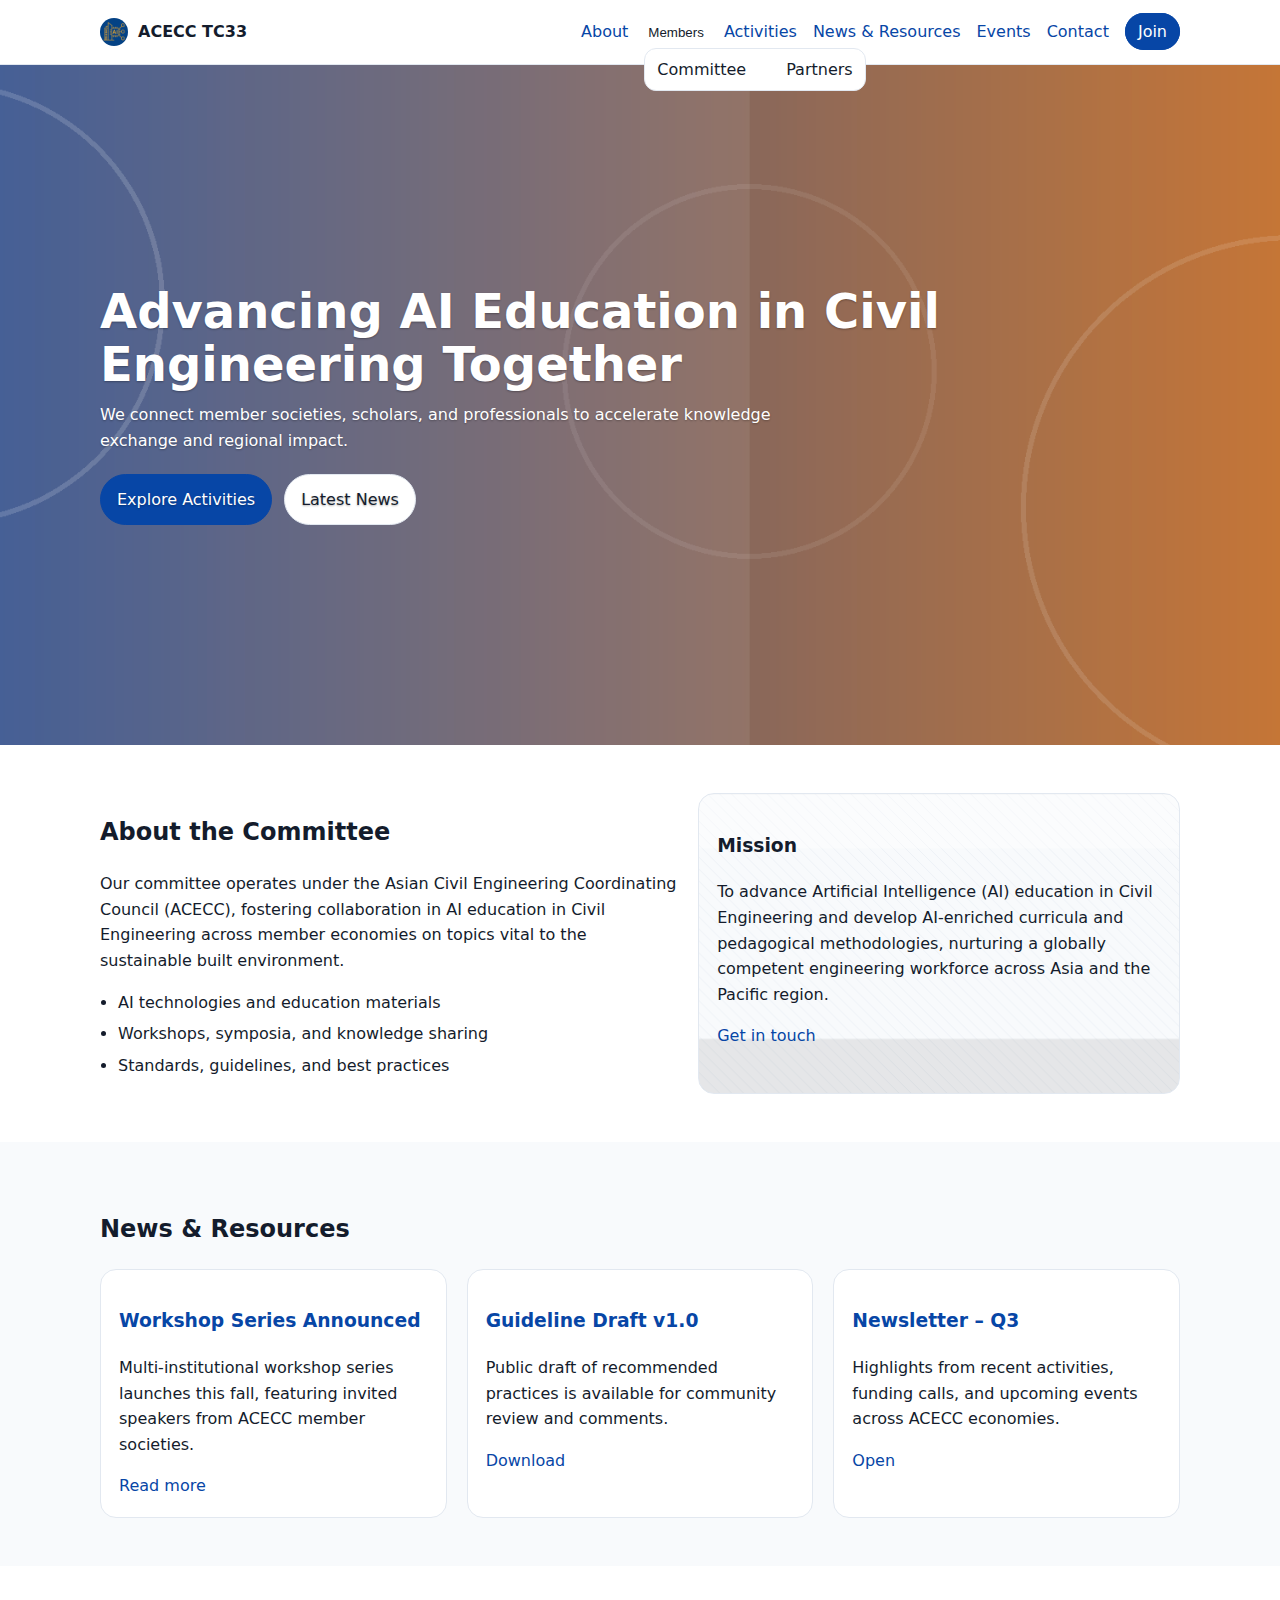
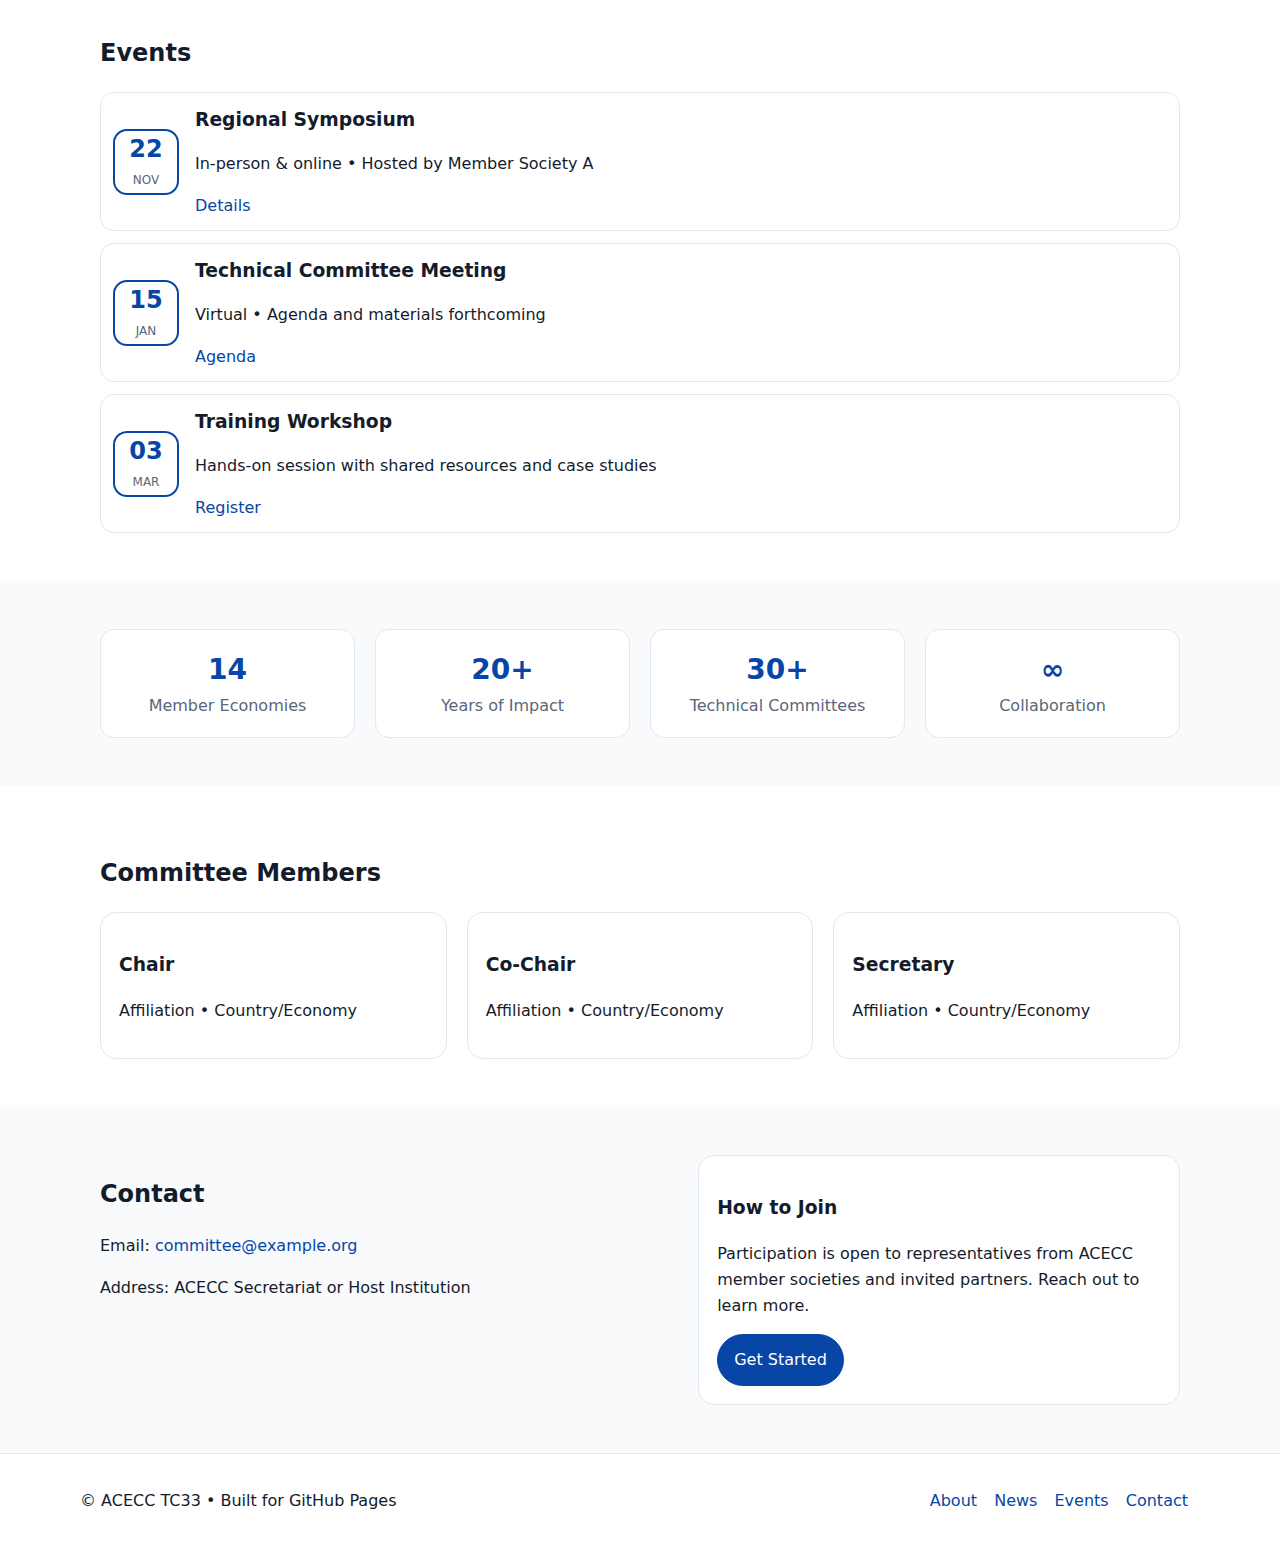
<file: index.html>
<!doctype html>
<html lang="en">
<head>
  <meta charset="utf-8">
  <meta name="viewport" content="width=device-width, initial-scale=1">
  <title>ACECC TC33: Advancing Artificial Intelligence Education in Civil Engineering</title>
  <meta name="description" content="ACECC TC33 – Advancing AI education in Civil Engineering across the region.">
  <meta property="og:title" content="ACECC TC33">
  <meta property="og:description" content="Advancing AI education in civil engineering across ACECC member economies.">
  <meta property="og:image" content="images/acecc-social-1200x630.png">
  <link rel="icon" type="image/png" href="images/acecc-favicon-512.png">
  <link rel="stylesheet" href="css/style.css">
</head>
<body>
  <a class="skip-link" href="#main">Skip to content</a>
  <header class="site-header">
    <div class="wrap nav-wrap">
      <a class="brand" href="#" aria-label="ACECC TC33 Home">
        <img src="images/acecc-favicon-512.png" alt="" class="brand-mark">
        <span class="brand-text">ACECC TC33</span>
      </a>
      <button class="menu-toggle" aria-expanded="false" aria-controls="nav">Menu</button>
      <nav id="nav" class="nav" aria-label="Primary">
        <ul>
          <li><a href="#about">About</a></li>
          <li class="has-children">
            <button class="submenu-toggle" aria-expanded="false">Members</button>
            <ul class="submenu">
              <li><a href="#members">Committee</a></li>
              <li><a href="#partners">Partners</a></li>
            </ul>
          </li>
          <li><a href="#activities">Activities</a></li>
          <li><a href="#news">News & Resources</a></li>
          <li><a href="#events">Events</a></li>
          <li><a href="#contact">Contact</a></li>
          <li><a class="cta" href="#join">Join</a></li>
        </ul>
      </nav>
    </div>
  </header>

  <section class="hero" role="banner" aria-label="Introduction">
    <img src="images/acecc-hero-2560x800.png" alt="" class="hero-bg">
    <div class="wrap hero-content">
      <h1>Advancing AI Education in Civil Engineering Together</h1>
      <p>We connect member societies, scholars, and professionals to accelerate knowledge exchange and regional impact.</p>
      <div class="cta-row">
        <a class="btn primary" href="#activities">Explore Activities</a>
        <a class="btn" href="#news">Latest News</a>
      </div>
    </div>
  </section>

  <main id="main">
    <section id="about" class="section">
      <div class="wrap grid two">
        <div>
          <h2>About the Committee</h2>
          <p>Our committee operates under the Asian Civil Engineering Coordinating Council (ACECC), fostering collaboration in AI education in Civil Engineering across member economies on topics vital to the sustainable built environment.</p>
          <ul class="checklist">
            <li>AI technologies and education materials</li>
            <li>Workshops, symposia, and knowledge sharing</li>
            <li>Standards, guidelines, and best practices</li>
          </ul>
        </div>
        <div class="card texture">
          <h3>Mission</h3>
          <p>To advance Artificial Intelligence (AI) education in Civil Engineering and develop AI-enriched curricula and pedagogical methodologies, nurturing a globally competent engineering workforce across Asia and the Pacific region. </p>
          <a class="link-arrow" href="#contact">Get in touch</a>
        </div>
      </div>
    </section>

    <section id="news" class="section alt">
      <div class="wrap">
        <h2>News &amp; Resources</h2>
        <div class="grid three">
          <article class="card">
            <h3><a href="#">Workshop Series Announced</a></h3>
            <p>Multi-institutional workshop series launches this fall, featuring invited speakers from ACECC member societies.</p>
            <a class="link-arrow" href="#">Read more</a>
          </article>
          <article class="card">
            <h3><a href="#">Guideline Draft v1.0</a></h3>
            <p>Public draft of recommended practices is available for community review and comments.</p>
            <a class="link-arrow" href="#">Download</a>
          </article>
          <article class="card">
            <h3><a href="#">Newsletter – Q3</a></h3>
            <p>Highlights from recent activities, funding calls, and upcoming events across ACECC economies.</p>
            <a class="link-arrow" href="#">Open</a>
          </article>
        </div>
      </div>
    </section>

    <section id="events" class="section">
      <div class="wrap">
        <h2>Events</h2>
        <div class="events-list">
          <div class="event">
            <div class="date"><span class="d">22</span><span class="m">NOV</span></div>
            <div class="info">
              <h3>Regional Symposium</h3>
              <p>In-person & online • Hosted by Member Society A</p>
              <a class="link-arrow" href="#">Details</a>
            </div>
          </div>
          <div class="event">
            <div class="date"><span class="d">15</span><span class="m">JAN</span></div>
            <div class="info">
              <h3>Technical Committee Meeting</h3>
              <p>Virtual • Agenda and materials forthcoming</p>
              <a class="link-arrow" href="#">Agenda</a>
            </div>
          </div>
          <div class="event">
            <div class="date"><span class="d">03</span><span class="m">MAR</span></div>
            <div class="info">
              <h3>Training Workshop</h3>
              <p>Hands-on session with shared resources and case studies</p>
              <a class="link-arrow" href="#">Register</a>
            </div>
          </div>
        </div>
      </div>
    </section>

    <section id="stats" class="section stats alt">
      <div class="wrap grid four">
        <div class="stat"><div class="num">14</div><div class="lab">Member Economies</div></div>
        <div class="stat"><div class="num">20+</div><div class="lab">Years of Impact</div></div>
        <div class="stat"><div class="num">30+</div><div class="lab">Technical Committees</div></div>
        <div class="stat"><div class="num">∞</div><div class="lab">Collaboration</div></div>
      </div>
    </section>

    <section id="members" class="section">
      <div class="wrap">
        <h2>Committee Members</h2>
        <div class="grid three">
          <div class="card person">
            <div class="avatar"></div>
            <h3>Chair</h3>
            <p>Affiliation • Country/Economy</p>
          </div>
          <div class="card person">
            <div class="avatar"></div>
            <h3>Co-Chair</h3>
            <p>Affiliation • Country/Economy</p>
          </div>
          <div class="card person">
            <div class="avatar"></div>
            <h3>Secretary</h3>
            <p>Affiliation • Country/Economy</p>
          </div>
        </div>
      </div>
    </section>

    <section id="contact" class="section alt">
      <div class="wrap grid two">
        <div>
          <h2>Contact</h2>
          <p>Email: <a href="mailto:committee@example.org">committee@example.org</a></p>
          <p>Address: ACECC Secretariat or Host Institution</p>
        </div>
        <div class="card">
          <h3 id="join">How to Join</h3>
          <p>Participation is open to representatives from ACECC member societies and invited partners. Reach out to learn more.</p>
          <a class="btn primary" href="#">Get Started</a>
        </div>
      </div>
    </section>
  </main>

  <footer class="site-footer">
    <div class="wrap footer-wrap">
      <p>© ACECC TC33 • Built for GitHub Pages</p>
      <nav aria-label="Footer">
        <a href="#about">About</a>
        <a href="#news">News</a>
        <a href="#events">Events</a>
        <a href="#contact">Contact</a>
      </nav>
    </div>
  </footer>

  <script src="js/script.js"></script>
</body>
</html>
</file>
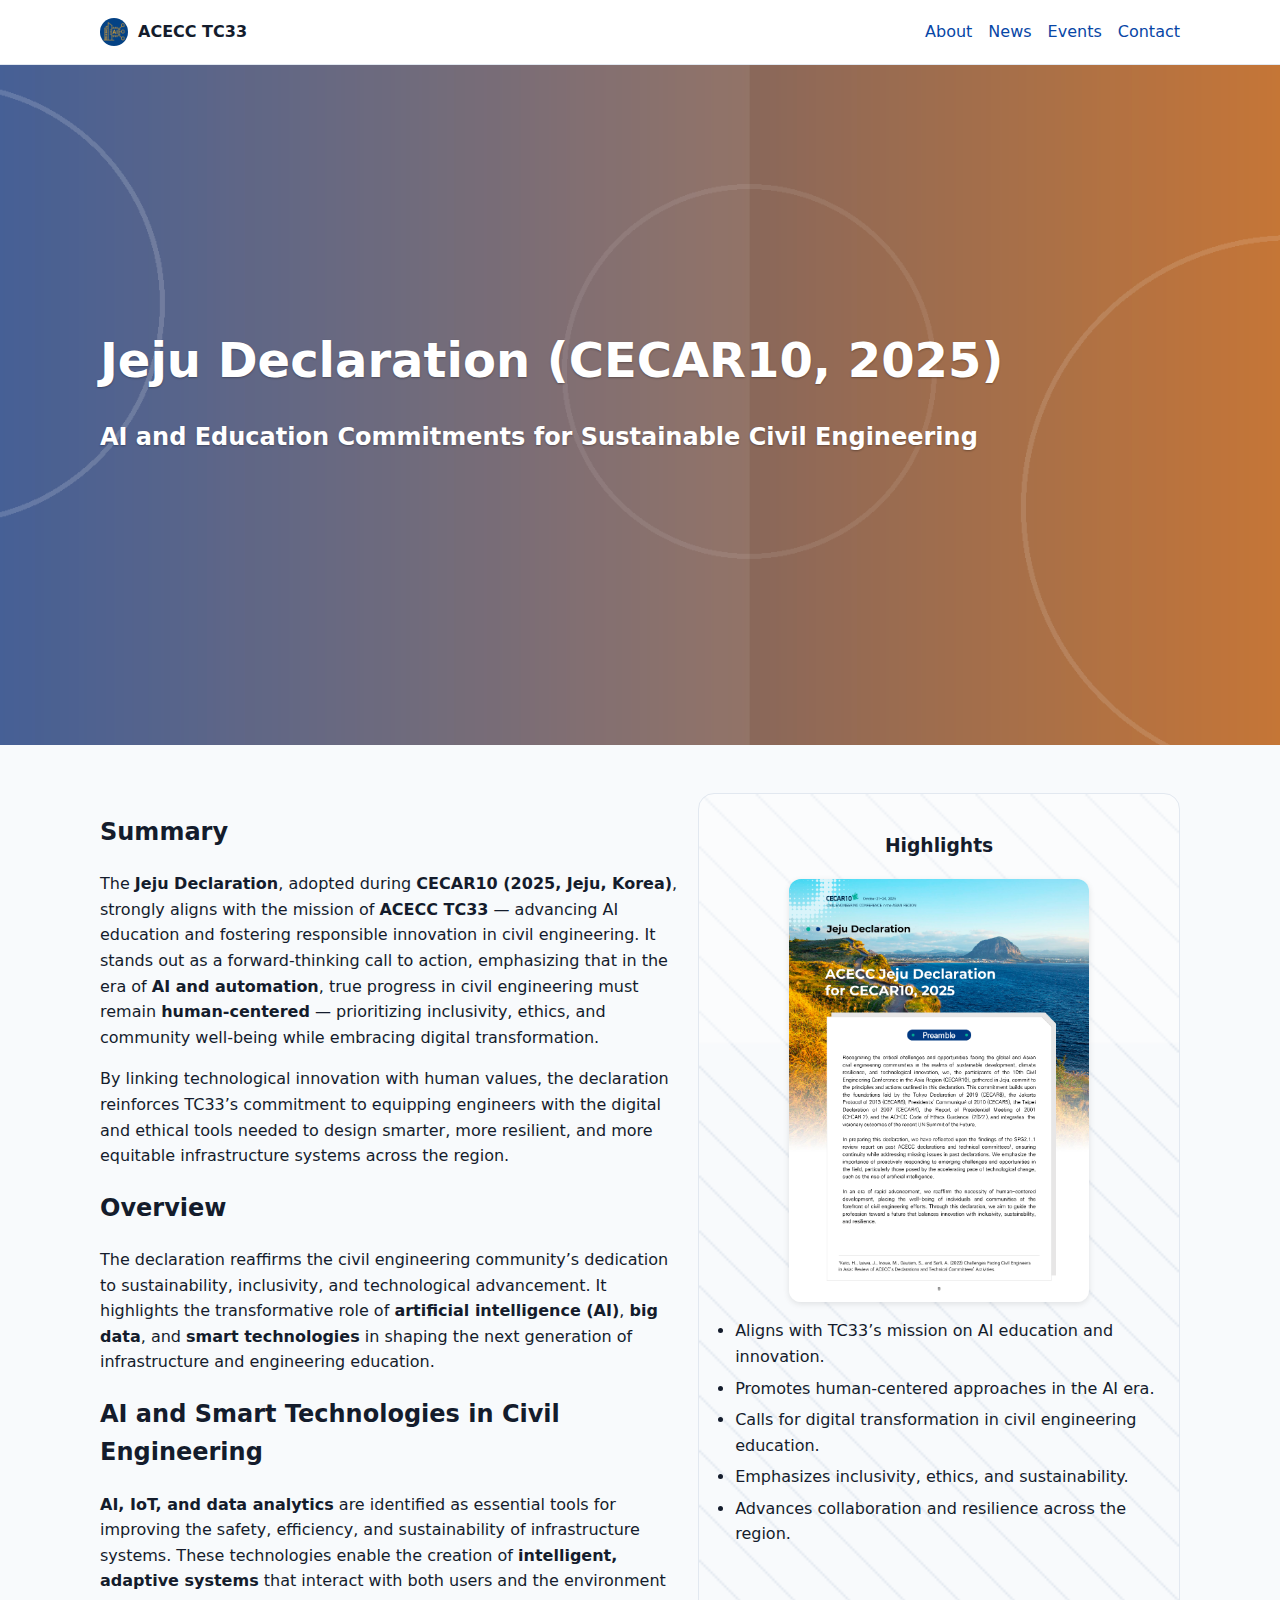
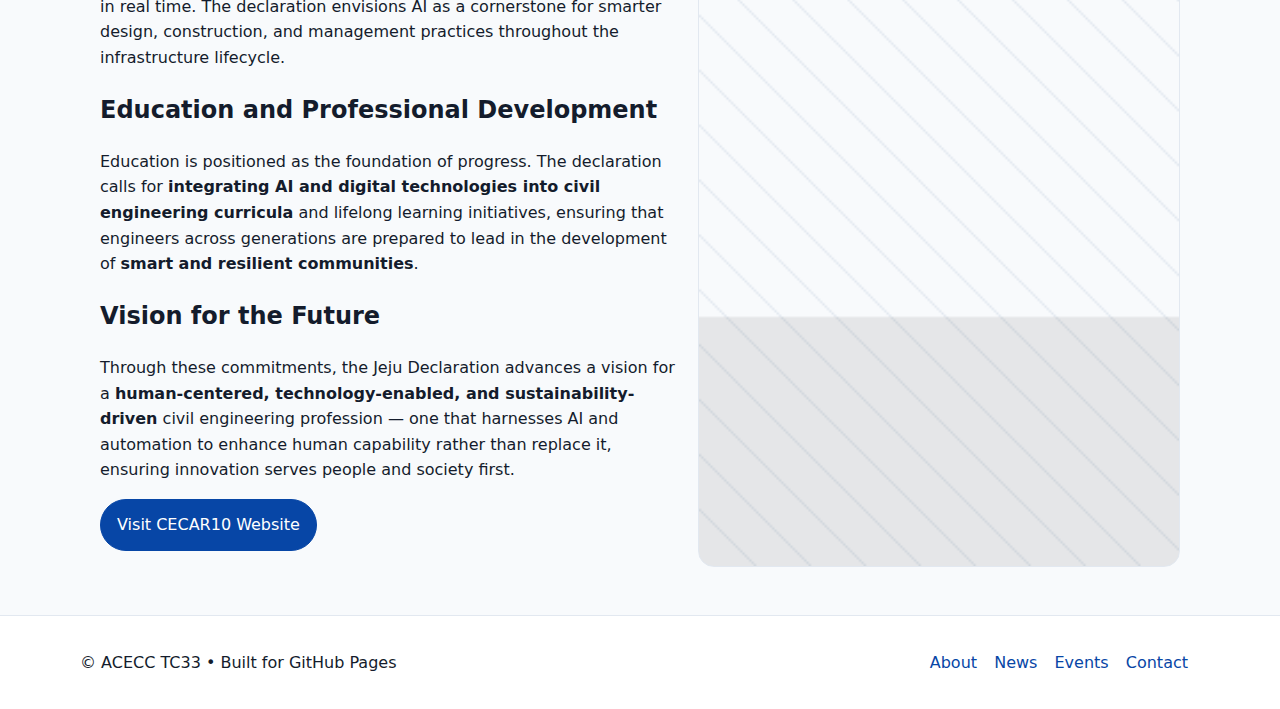
<file: jejudeclaration.html>
<!doctype html>
<html lang="en">
<head>
  <meta charset="utf-8">
  <meta name="viewport" content="width=device-width, initial-scale=1">
  <title>Jeju Declaration – ACECC TC33</title>
  <meta name="description" content="Summary and insights on AI and education from the Jeju Declaration (CECAR10, 2025).">
  <link rel="icon" type="image/png" href="images/acecc-favicon-512.png">
  <link rel="stylesheet" href="css/style.css">
</head>
<body>
  <a class="skip-link" href="#main">Skip to content</a>
  <header class="site-header">
    <div class="wrap nav-wrap">
      <a class="brand" href="index.html" aria-label="ACECC TC33 Home">
        <img src="images/acecc-favicon-512.png" alt="" class="brand-mark">
        <span class="brand-text">ACECC TC33</span>
      </a>
      <button class="menu-toggle" aria-expanded="false" aria-controls="nav">Menu</button>
      <nav id="nav" class="nav" aria-label="Primary">
        <ul>
          <li><a href="index.html#about">About</a></li>
          <li><a href="index.html#news">News</a></li>
          <li><a href="index.html#events">Events</a></li>
          <li><a href="index.html#contact">Contact</a></li>
        </ul>
      </nav>
    </div>
  </header>

  <!-- Hero section -->
  <section class="hero" role="banner" aria-label="Jeju Declaration">
    <img src="images/acecc-hero-2560x800.png" alt="" class="hero-bg">
    <div class="wrap hero-content">
      <h1>Jeju Declaration (CECAR10, 2025)</h1>
      <h2>AI and Education Commitments for Sustainable Civil Engineering</h2>
    </div>
  </section>

  <!-- Main content -->
  <main id="main">
    <section class="section alt">
      <div class="wrap grid two">
        <div>
          <h2>Summary</h2>
          <p>The <strong>Jeju Declaration</strong>, adopted during <strong>CECAR10 (2025, Jeju, Korea)</strong>, strongly aligns with the mission of <strong>ACECC TC33</strong> — advancing AI education and fostering responsible innovation in civil engineering. It stands out as a forward-thinking call to action, emphasizing that in the era of <strong>AI and automation</strong>, true progress in civil engineering must remain <strong>human-centered</strong> — prioritizing inclusivity, ethics, and community well-being while embracing digital transformation.</p>
          <p>By linking technological innovation with human values, the declaration reinforces TC33’s commitment to equipping engineers with the digital and ethical tools needed to design smarter, more resilient, and more equitable infrastructure systems across the region.</p>

          <h2>Overview</h2>
          <p>The declaration reaffirms the civil engineering community’s dedication to sustainability, inclusivity, and technological advancement. It highlights the transformative role of <strong>artificial intelligence (AI)</strong>, <strong>big data</strong>, and <strong>smart technologies</strong> in shaping the next generation of infrastructure and engineering education.</p>

          <h2>AI and Smart Technologies in Civil Engineering</h2>
          <p><strong>AI, IoT, and data analytics</strong> are identified as essential tools for improving the safety, efficiency, and sustainability of infrastructure systems. These technologies enable the creation of <strong>intelligent, adaptive systems</strong> that interact with both users and the environment in real time. The declaration envisions AI as a cornerstone for smarter design, construction, and management practices throughout the infrastructure lifecycle.</p>

          <h2>Education and Professional Development</h2>
          <p>Education is positioned as the foundation of progress. The declaration calls for <strong>integrating AI and digital technologies into civil engineering curricula</strong> and lifelong learning initiatives, ensuring that engineers across generations are prepared to lead in the development of <strong>smart and resilient communities</strong>.</p>

          <h2>Vision for the Future</h2>
          <p>Through these commitments, the Jeju Declaration advances a vision for a <strong>human-centered, technology-enabled, and sustainability-driven</strong> civil engineering profession — one that harnesses AI and automation to enhance human capability rather than replace it, ensuring innovation serves people and society first.</p>

          <p><a href="https://www.cecar10.org/" target="_blank" class="btn primary">Visit CECAR10 Website</a></p>
        </div>

        <div class="card texture" style="text-align:center;">
          <h3>Highlights</h3>
          <img src="images/jeju-declaration.png" alt="Jeju Declaration 2025 Highlights" style="width:100%;max-width:300px;margin:12px auto;border-radius:12px;box-shadow:0 2px 6px rgba(0,0,0,0.1);">
          <ul class="checklist" style="text-align:left;">
            <li>Aligns with TC33’s mission on AI education and innovation.</li>
            <li>Promotes human-centered approaches in the AI era.</li>
            <li>Calls for digital transformation in civil engineering education.</li>
            <li>Emphasizes inclusivity, ethics, and sustainability.</li>
            <li>Advances collaboration and resilience across the region.</li>
          </ul>
        </div>
      </div>
    </section>
  </main>

  <footer class="site-footer">
    <div class="wrap footer-wrap">
      <p>© ACECC TC33 • Built for GitHub Pages</p>
      <nav aria-label="Footer">
        <a href="index.html#about">About</a>
        <a href="index.html#news">News</a>
        <a href="index.html#events">Events</a>
        <a href="index.html#contact">Contact</a>
      </nav>
    </div>
  </footer>

  <script src="js/script.js"></script>
</body>
</html>
</file>
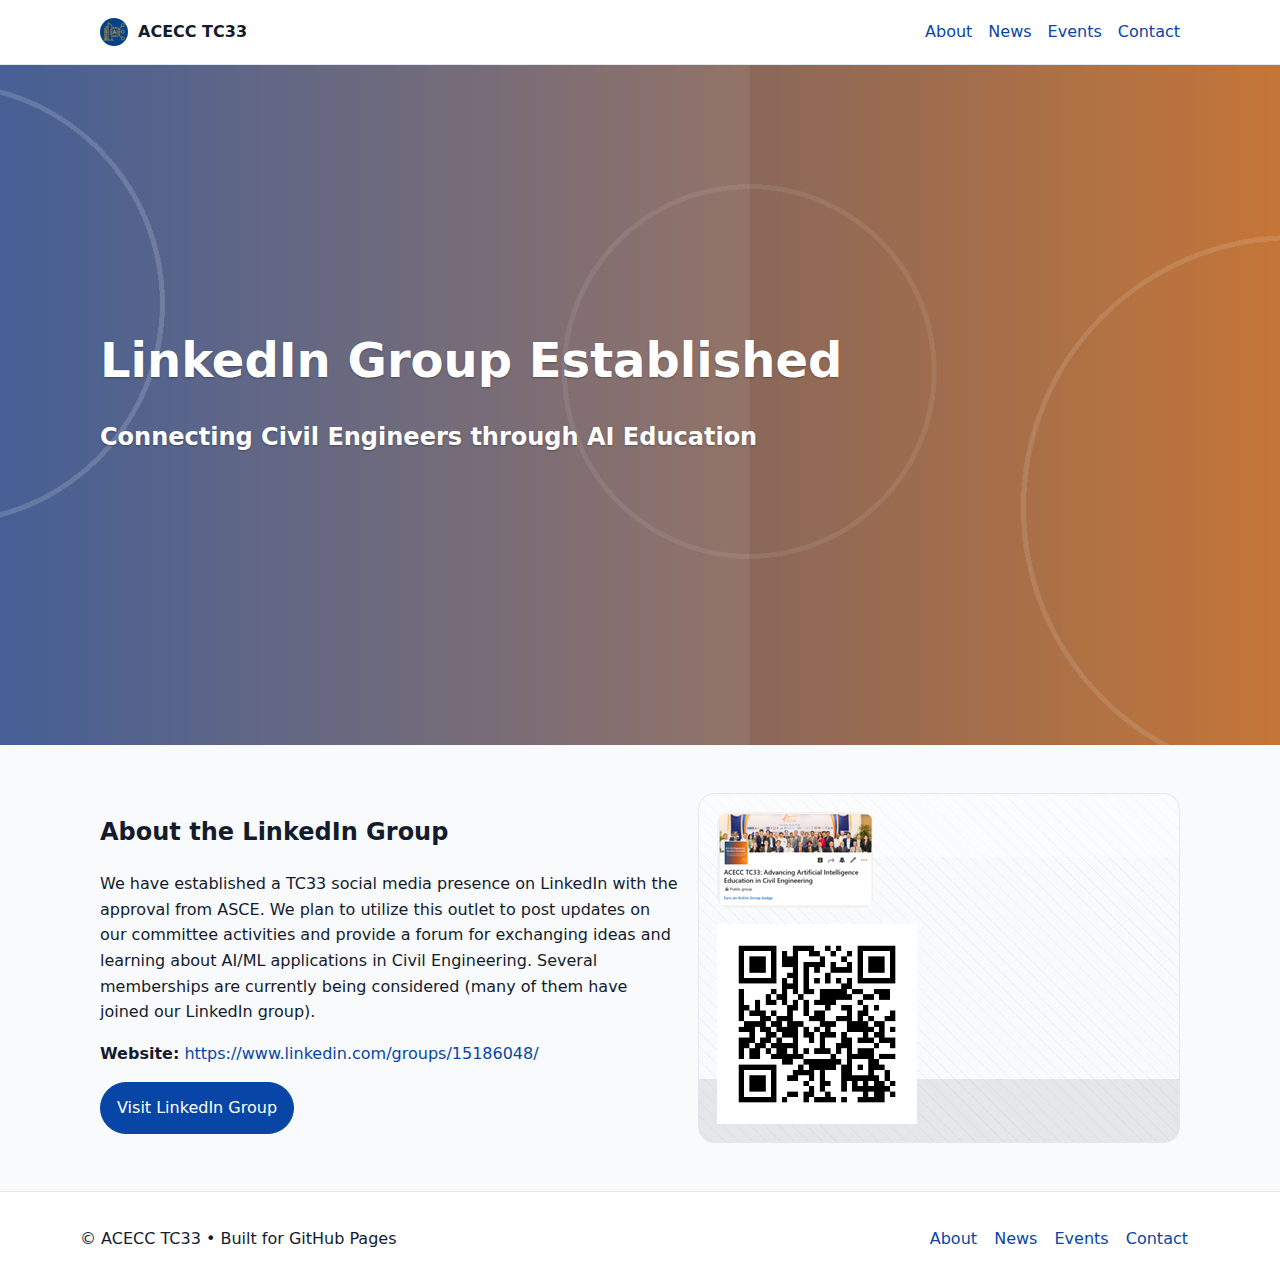
<file: linkedin.html>
<!doctype html>
<html lang="en">
<head>
  <meta charset="utf-8">
  <meta name="viewport" content="width=device-width, initial-scale=1">
  <title>ACECC TC33 LinkedIn Group</title>
  <meta name="description" content="ACECC TC33 LinkedIn group for promoting AI education in Civil Engineering.">
  <link rel="icon" type="image/png" href="images/acecc-favicon-512.png">
  <link rel="stylesheet" href="css/style.css">
</head>
<body>
  <a class="skip-link" href="#main">Skip to content</a>
  <header class="site-header">
    <div class="wrap nav-wrap">
      <a class="brand" href="index.html" aria-label="ACECC TC33 Home">
        <img src="images/acecc-favicon-512.png" alt="" class="brand-mark">
        <span class="brand-text">ACECC TC33</span>
      </a>
      <button class="menu-toggle" aria-expanded="false" aria-controls="nav">Menu</button>
      <nav id="nav" class="nav" aria-label="Primary">
        <ul>
          <li><a href="index.html#about">About</a></li>
          <li><a href="index.html#news">News</a></li>
          <li><a href="index.html#events">Events</a></li>
          <li><a href="index.html#contact">Contact</a></li>
        </ul>
      </nav>
    </div>
  </header>

  <section class="hero" role="banner" aria-label="LinkedIn Group">
    <img src="images/acecc-hero-2560x800.png" alt="" class="hero-bg">
    <div class="wrap hero-content">
      <h1>LinkedIn Group Established</h1>
      <h2>Connecting Civil Engineers through AI Education</h2>
    </div>
  </section>

  <main id="main">
    <section class="section alt">
      <div class="wrap grid two">
        <div>
          <h2>About the LinkedIn Group</h2>
          <p>We have established a TC33 social media presence on LinkedIn with the approval from ASCE. We plan to utilize this outlet to post updates on our committee activities and provide a forum for exchanging ideas and learning about AI/ML applications in Civil Engineering. Several memberships are currently being considered (many of them have joined our LinkedIn group).</p>
          <p><strong>Website:</strong> <a href="https://www.linkedin.com/groups/15186048/" target="_blank">https://www.linkedin.com/groups/15186048/</a></p>
          <a class="btn primary" href="https://www.linkedin.com/groups/15186048/" target="_blank">Visit LinkedIn Group</a>
        </div>
        <div class="card texture" style="text-align:center;">
          <img src="images/linkedgroup.png" alt="TC33 LinkedIn Group" style="border-radius:12px;margin-bottom:16px;">
          <img src="images/TC33_LinkedIn_Group_QR_corrected.png" alt="LinkedIn Group QR Code" style="width:200px;margin-top:12px;">
        </div>
      </div>
    </section>
  </main>

  <footer class="site-footer">
    <div class="wrap footer-wrap">
      <p>© ACECC TC33 • Built for GitHub Pages</p>
      <nav aria-label="Footer">
        <a href="index.html#about">About</a>
        <a href="index.html#news">News</a>
        <a href="index.html#events">Events</a>
        <a href="index.html#contact">Contact</a>
      </nav>
    </div>
  </footer>

  <script src="js/script.js"></script>
</body>
</html>
</file>
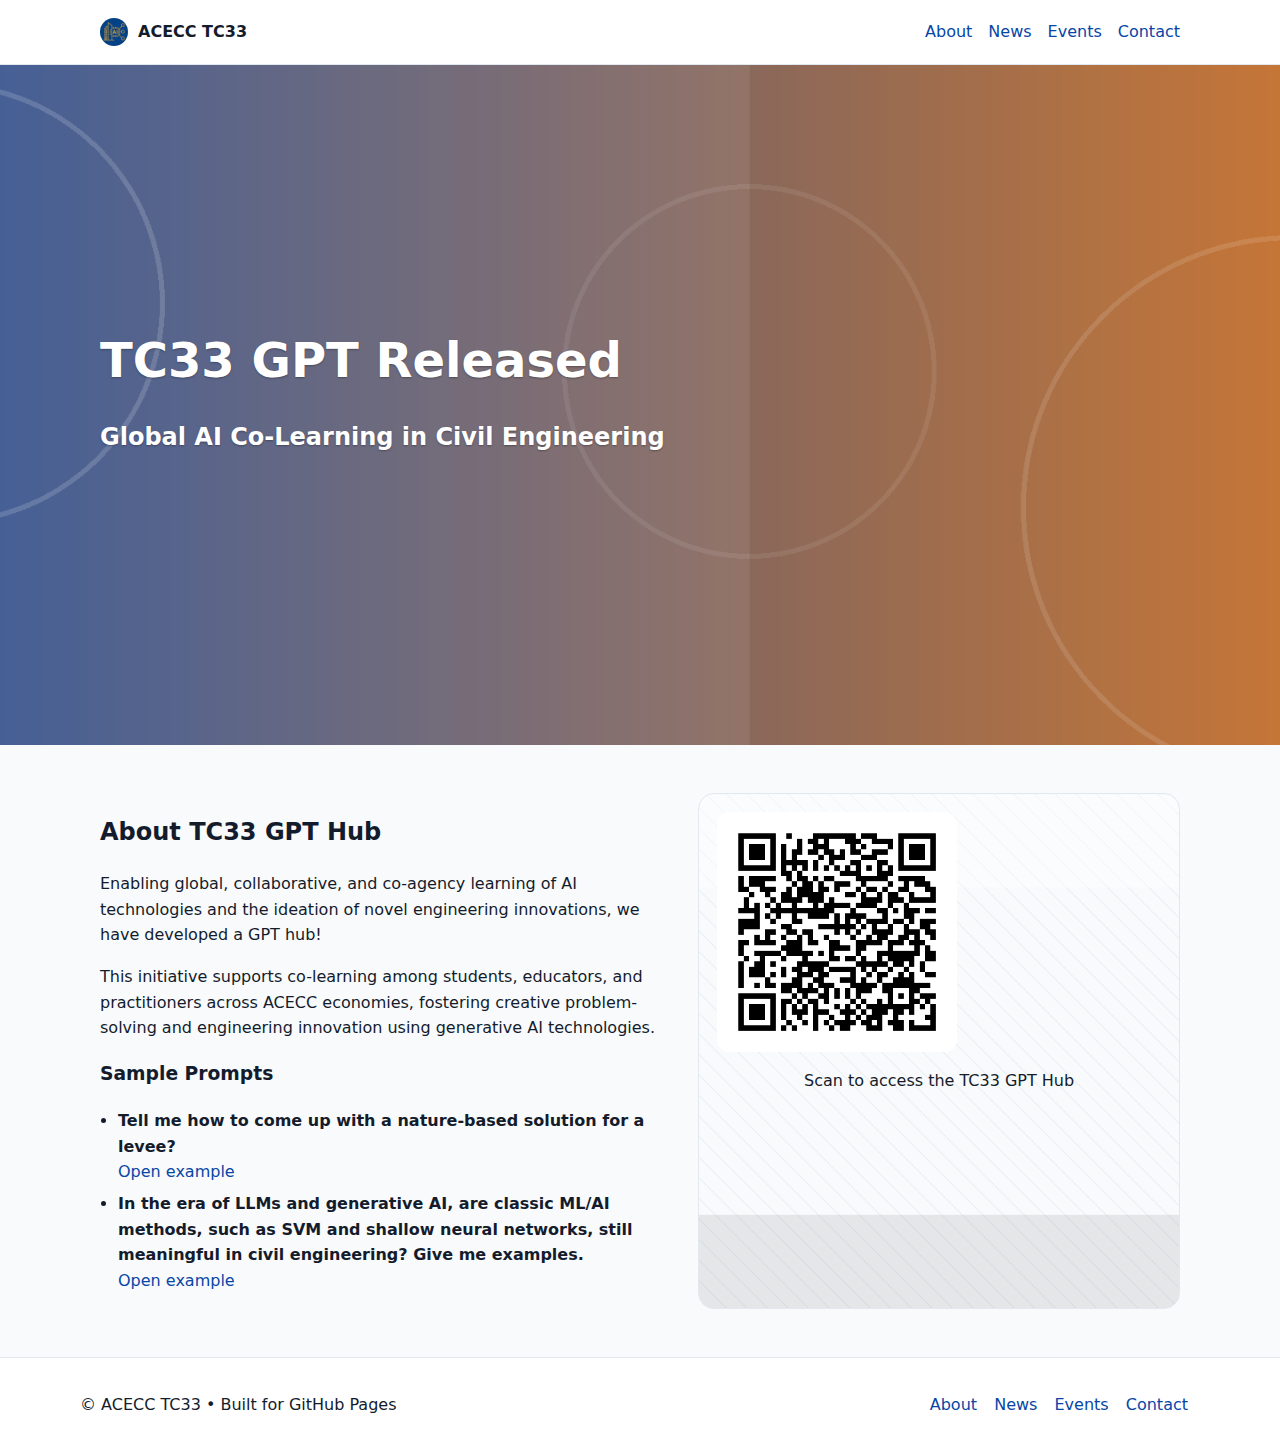
<file: tc33gpt.html>
<!doctype html>
<html lang="en">
<head>
  <meta charset="utf-8">
  <meta name="viewport" content="width=device-width, initial-scale=1">
  <title>ACECC TC33 GPT Hub</title>
  <meta name="description" content="ACECC TC33 GPT hub for global AI co-learning in Civil Engineering.">
  <link rel="icon" type="image/png" href="images/acecc-favicon-512.png">
  <link rel="stylesheet" href="css/style.css">
</head>
<body>
  <a class="skip-link" href="#main">Skip to content</a>
  <header class="site-header">
    <div class="wrap nav-wrap">
      <a class="brand" href="index.html" aria-label="ACECC TC33 Home">
        <img src="images/acecc-favicon-512.png" alt="" class="brand-mark">
        <span class="brand-text">ACECC TC33</span>
      </a>
      <button class="menu-toggle" aria-expanded="false" aria-controls="nav">Menu</button>
      <nav id="nav" class="nav" aria-label="Primary">
        <ul>
          <li><a href="index.html#about">About</a></li>
          <li><a href="index.html#news">News</a></li>
          <li><a href="index.html#events">Events</a></li>
          <li><a href="index.html#contact">Contact</a></li>
        </ul>
      </nav>
    </div>
  </header>

  <section class="hero" role="banner" aria-label="TC33 GPT Hub">
    <img src="images/acecc-hero-2560x800.png" alt="" class="hero-bg">
    <div class="wrap hero-content">
      <h1>TC33 GPT Released</h1>
      <h2>Global AI Co-Learning in Civil Engineering</h2>
    </div>
  </section>

  <main id="main">
    <section class="section alt">
      <div class="wrap grid two">
        <div>
          <h2>About TC33 GPT Hub</h2>
          <p>Enabling global, collaborative, and co-agency learning of AI technologies and the ideation of novel engineering innovations, we have developed a GPT hub!</p>
          <p>This initiative supports co-learning among students, educators, and practitioners across ACECC economies, fostering creative problem-solving and engineering innovation using generative AI technologies.</p>
          
          <h3>Sample Prompts</h3>
          <ul class="checklist">
            <li>
              <strong>Tell me how to come up with a nature-based solution for a levee?</strong><br>
              <a href="https://chatgpt.com/share/68f5834d-1a20-8007-ba06-a42e49a07c2a" target="_blank">Open example</a>
            </li>
            <li>
              <strong>In the era of LLMs and generative AI, are classic ML/AI methods, such as SVM and shallow neural networks, still meaningful in civil engineering? Give me examples.</strong><br>
              <a href="https://chatgpt.com/share/68f583c5-2cf0-8007-bc0d-db7dec261e2e" target="_blank">Open example</a>
            </li>
          </ul>
        </div>

        <div class="card texture" style="text-align:center;">
          <img src="images/TC33_GPT_Portal_QR_corrected.png" alt="TC33 GPT Portal QR Code" style="width:240px;margin-bottom:16px;border-radius:12px;">
          <p>Scan to access the TC33 GPT Hub</p>
        </div>
      </div>
    </section>
  </main>

  <footer class="site-footer">
    <div class="wrap footer-wrap">
      <p>© ACECC TC33 • Built for GitHub Pages</p>
      <nav aria-label="Footer">
        <a href="index.html#about">About</a>
        <a href="index.html#news">News</a>
        <a href="index.html#events">Events</a>
        <a href="index.html#contact">Contact</a>
      </nav>
    </div>
  </footer>

  <script src="js/script.js"></script>
</body>
</html>
</file>
<file: css/style.css>
/* ACECC Committee – Clean theme */
:root{
  --primary:#0746A6;
  --accent:#F3841F;
  --ink:#141C2C;
  --muted:#5A6679;
  --card:#F8FAFC;
  --border:#E2E8F0;
  --radius:16px;
}

*{box-sizing:border-box}
html,body{margin:0;padding:0}
body{font:16px/1.6 system-ui,-apple-system,Segoe UI,Roboto,Inter,Arial,sans-serif;color:var(--ink);background:#fff}

img{max-width:100%;height:auto;display:block}
a{color:var(--primary);text-decoration:none}
a:hover{text-decoration:underline}
.wrap{max-width:1120px;margin:0 auto;padding:0 20px}

.skip-link{position:absolute;left:-999px;top:-999px}
.skip-link:focus{left:12px;top:12px;background:#fff;padding:8px 12px;border:2px solid var(--primary);border-radius:8px;z-index:10000}

.site-header{border-bottom:1px solid var(--border);position:sticky;top:0;background:#fff;z-index:20}
.nav-wrap{display:flex;align-items:center;gap:16px;justify-content:space-between;height:64px}
.brand{display:flex;align-items:center;gap:10px;font-weight:700;color:var(--ink)}
.brand-mark{width:28px;height:28px;border-radius:50%}
.brand-text{white-space:nowrap}

.menu-toggle{display:none;background:#fff;border:1px solid var(--border);border-radius:10px;padding:8px 12px}
.nav ul{display:flex;align-items:center;gap:16px;list-style:none;margin:0;padding:0}
.nav a.cta{background:var(--primary);color:#fff;padding:8px 12px;border-radius:999px;border:1px solid var(--primary)}
.nav a.cta:hover{opacity:.9}

.has-children{position:relative}
.submenu-toggle{background:transparent;border:0;color:var(--ink);padding:8px 4px}
.submenu{position:absolute;left:0;top:100%;min-width:220px;background:#fff;border:1px solid var(--border);border-radius:12px;padding:8px 0;display:none}
.submenu a{display:block;padding:8px 12px;color:var(--ink)}
.submenu a:hover{background:#f1f5f9}
.has-children.open .submenu{display:block}

.hero{position:relative;overflow:hidden}
.hero-bg{width:100%;height:56vw;max-height:680px;object-fit:cover;filter:saturate(1.05)}
.hero-content{position:absolute;inset:0;display:grid;align-content:center;gap:12px;color:#fff;text-shadow:0 1px 2px rgba(0,0,0,.3)}
.hero h1{font-size:clamp(28px,4vw,48px);line-height:1.1;margin:0}
.hero p{max-width:680px;margin:0 0 8px}
.cta-row{display:flex;gap:12px;flex-wrap:wrap}
.btn{display:inline-block;padding:12px 16px;border-radius:999px;border:1px solid var(--border);background:#fff;color:var(--ink)}
.btn.primary{background:var(--primary);color:#fff;border-color:var(--primary)}

.section{padding:48px 0}
.section.alt{background:var(--card)}

.grid{display:grid;gap:20px}
.grid.two{grid-template-columns:1.2fr 1fr}
.grid.three{grid-template-columns:repeat(3,1fr)}
.grid.four{grid-template-columns:repeat(4,1fr)}

.card{background:#fff;border:1px solid var(--border);border-radius:var(--radius);padding:18px}
.texture{background-image:url('../images/acecc-texture-1600x600.png');background-size:cover;background-position:center}

.checklist{padding-left:18px}
.checklist li{margin:6px 0}

.events-list{display:grid;gap:12px}
.event{display:flex;gap:16px;align-items:center;border:1px solid var(--border);border-radius:14px;padding:12px;background:#fff}
.event .date{width:66px;height:66px;border:2px solid var(--primary);border-radius:14px;display:grid;place-items:center;line-height:1}
.event .d{font-size:24px;font-weight:700;color:var(--primary)}
.event .m{font-size:12px;text-transform:uppercase;color:var(--muted)}
.event .info h3{margin:0 0 4px}

.stats .stat{background:#fff;border:1px solid var(--border);border-radius:14px;padding:18px;text-align:center}
.stats .num{font-size:28px;font-weight:800;color:var(--primary)}
.stats .lab{color:var(--muted)}

.person .avatar {
  width:80%;
  height:auto;          /* default size for desktops */
  object-fit:cover;
  border-radius:12px;
  margin-bottom:12px;
  background:none;
  opacity:1;             /* keep full clarity */
  transition:transform 0.3s ease; /* optional hover effect */
}

/* Optional hover style for a polished feel */
.person .avatar:hover {
  transform:scale(1.03);
}

/* Responsive adjustments */
@media (max-width:980px) {
  .person .avatar {
    height:160px;        /* slightly smaller on tablets */
  }
}

@media (max-width:600px) {
  .person .avatar {
    height:200px;        /* taller on small screens (auto-fit) */
  }
}



.site-footer{border-top:1px solid var(--border);background:#fff}
.footer-wrap{display:flex;align-items:center;justify-content:space-between;gap:12px;padding:18px 0}
.site-footer nav a{margin-right:12px}

/* Responsive */
@media (max-width:980px){
  .grid.two{grid-template-columns:1fr}
  .grid.three{grid-template-columns:1fr 1fr}
  .grid.four{grid-template-columns:1fr 1fr}
  .menu-toggle{display:inline-block}
  .nav{display:none;position:absolute;left:0;right:0;top:64px;background:#fff;border-bottom:1px solid var(--border)}
  .nav.open{display:block}
  .nav ul{flex-direction:column;align-items:flex-start;padding:12px}
  .has-children .submenu{position:relative;border:none;border-top:1px solid var(--border);border-radius:0;display:none}
  .has-children.open .submenu{display:block}
}
</file>
